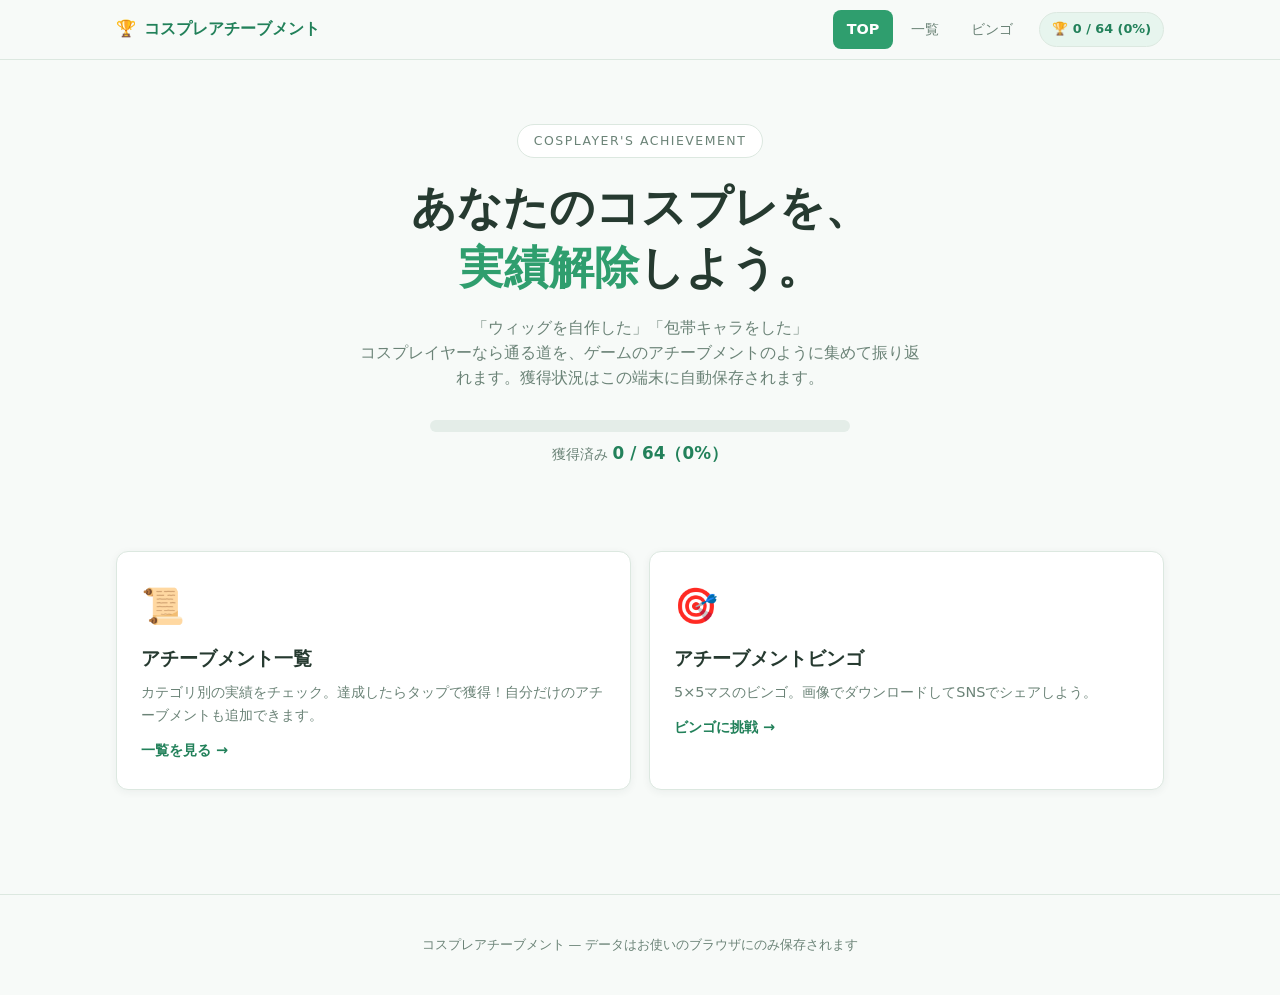
<file: index.html>
<!DOCTYPE html>
<html lang="ja">
<head>
<meta charset="UTF-8">
<meta name="viewport" content="width=device-width, initial-scale=1.0">
<title>コスプレアチーブメント | あなたのコスプレを実績解除</title>
<meta name="description" content="コスプレイヤーの経験をゲームの実績のように解除して記録するサイト">
<link rel="stylesheet" href="css/style.css">
</head>
<body>

<header class="site-header">
  <div class="inner">
    <a href="index.html" class="logo">🏆 <span class="mark">コスプレアチーブメント</span></a>
    <nav class="nav">
      <a href="index.html" class="active">TOP</a>
      <a href="achievements.html">一覧</a>
      <a href="bingo.html">ビンゴ</a>
    </nav>
    <span class="progress-badge" id="progressBadge"></span>
  </div>
</header>

<main class="container">
  <section class="hero">
    <span class="badge">COSPLAYER'S ACHIEVEMENT</span>
    <h1>あなたのコスプレを、<br><span class="grad">実績解除</span>しよう。</h1>
    <p class="lead">「ウィッグを自作した」「包帯キャラをした」</br>コスプレイヤーなら通る道を、ゲームのアチーブメントのように集めて振り返れます。獲得状況はこの端末に自動保存されます。</p>

    <div class="hero-progress">
      <div class="bar-wrap"><div class="bar" id="heroBar" style="width:0%"></div></div>
      <div class="label">獲得済み <strong id="heroCount">0 / 0</strong></div>
    </div>
  </section>

  <section class="menu-cards">
    <a href="achievements.html" class="menu-card">
      <div class="icon">📜</div>
      <h2>アチーブメント一覧</h2>
      <p>カテゴリ別の実績をチェック。達成したらタップで獲得！自分だけのアチーブメントも追加できます。</p>
      <span class="go">一覧を見る →</span>
    </a>
    <a href="bingo.html" class="menu-card">
      <div class="icon">🎯</div>
      <h2>アチーブメントビンゴ</h2>
      <p>5×5マスのビンゴ。画像でダウンロードしてSNSでシェアしよう。</p>
      <span class="go">ビンゴに挑戦 →</span>
    </a>
  </section>

  <section class="recent-unlocks" id="recentSection" hidden>
    <h3>🌟 最近獲得したアチーブメント</h3>
    <div class="recent-list" id="recentList"></div>
  </section>
</main>

<footer class="site-footer">コスプレアチーブメント — データはお使いのブラウザにのみ保存されます</footer>

<script src="js/achievements-data.js"></script>
<script src="js/app.js"></script>
<script>
  renderProgressBadge(document.getElementById("progressBadge"));

  const p = getProgress();
  document.getElementById("heroBar").style.width = p.pct + "%";
  document.getElementById("heroCount").textContent = `${p.done} / ${p.total}（${p.pct}%）`;

  // 最近の獲得（新しい順に5件）
  const map = getUnlockedMap();
  const recent = Object.entries(map)
    .sort((a, b) => b[1] - a[1])
    .slice(0, 5)
    .map(([id]) => findAchievement(id))
    .filter(Boolean);
  if (recent.length) {
    document.getElementById("recentSection").hidden = false;
    document.getElementById("recentList").innerHTML = recent
      .map(a => `<span class="recent-chip">${a.icon} ${a.title}</span>`)
      .join("");
  }
</script>
</body>
</html>
</file>
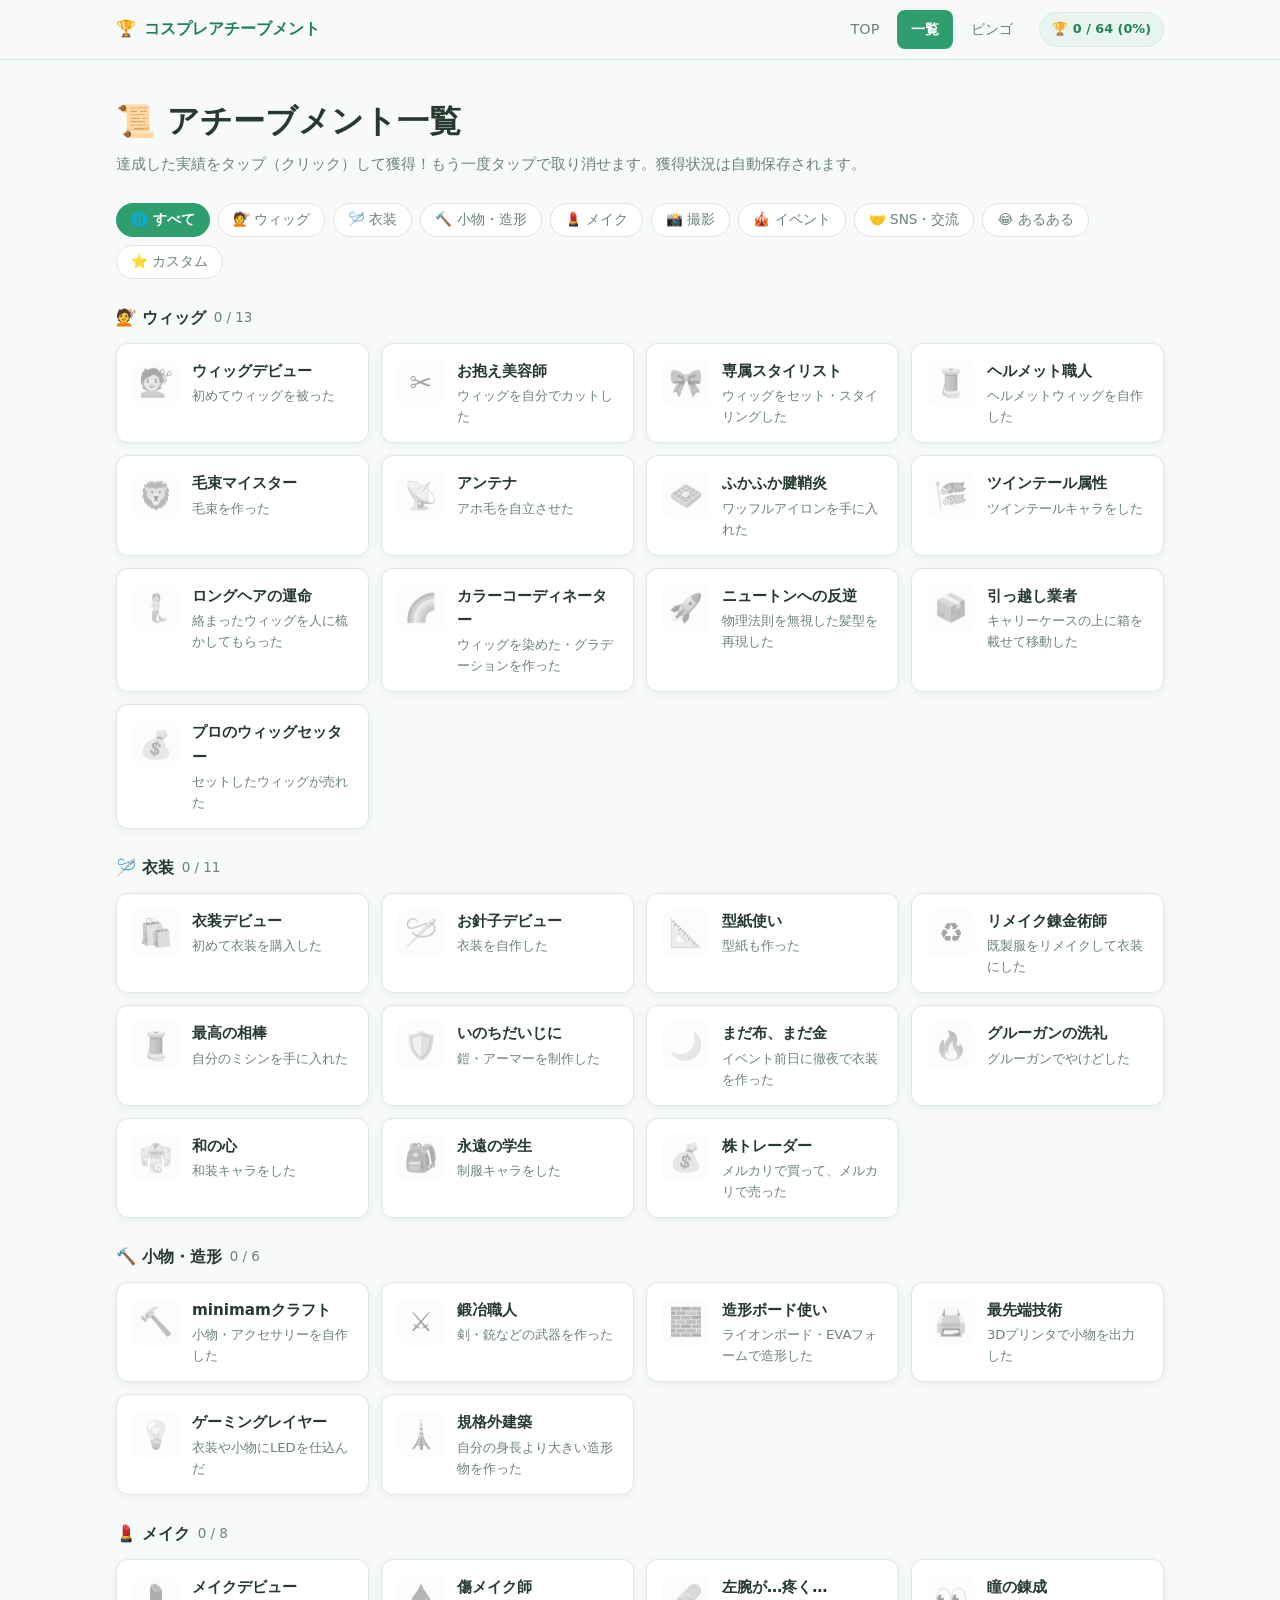
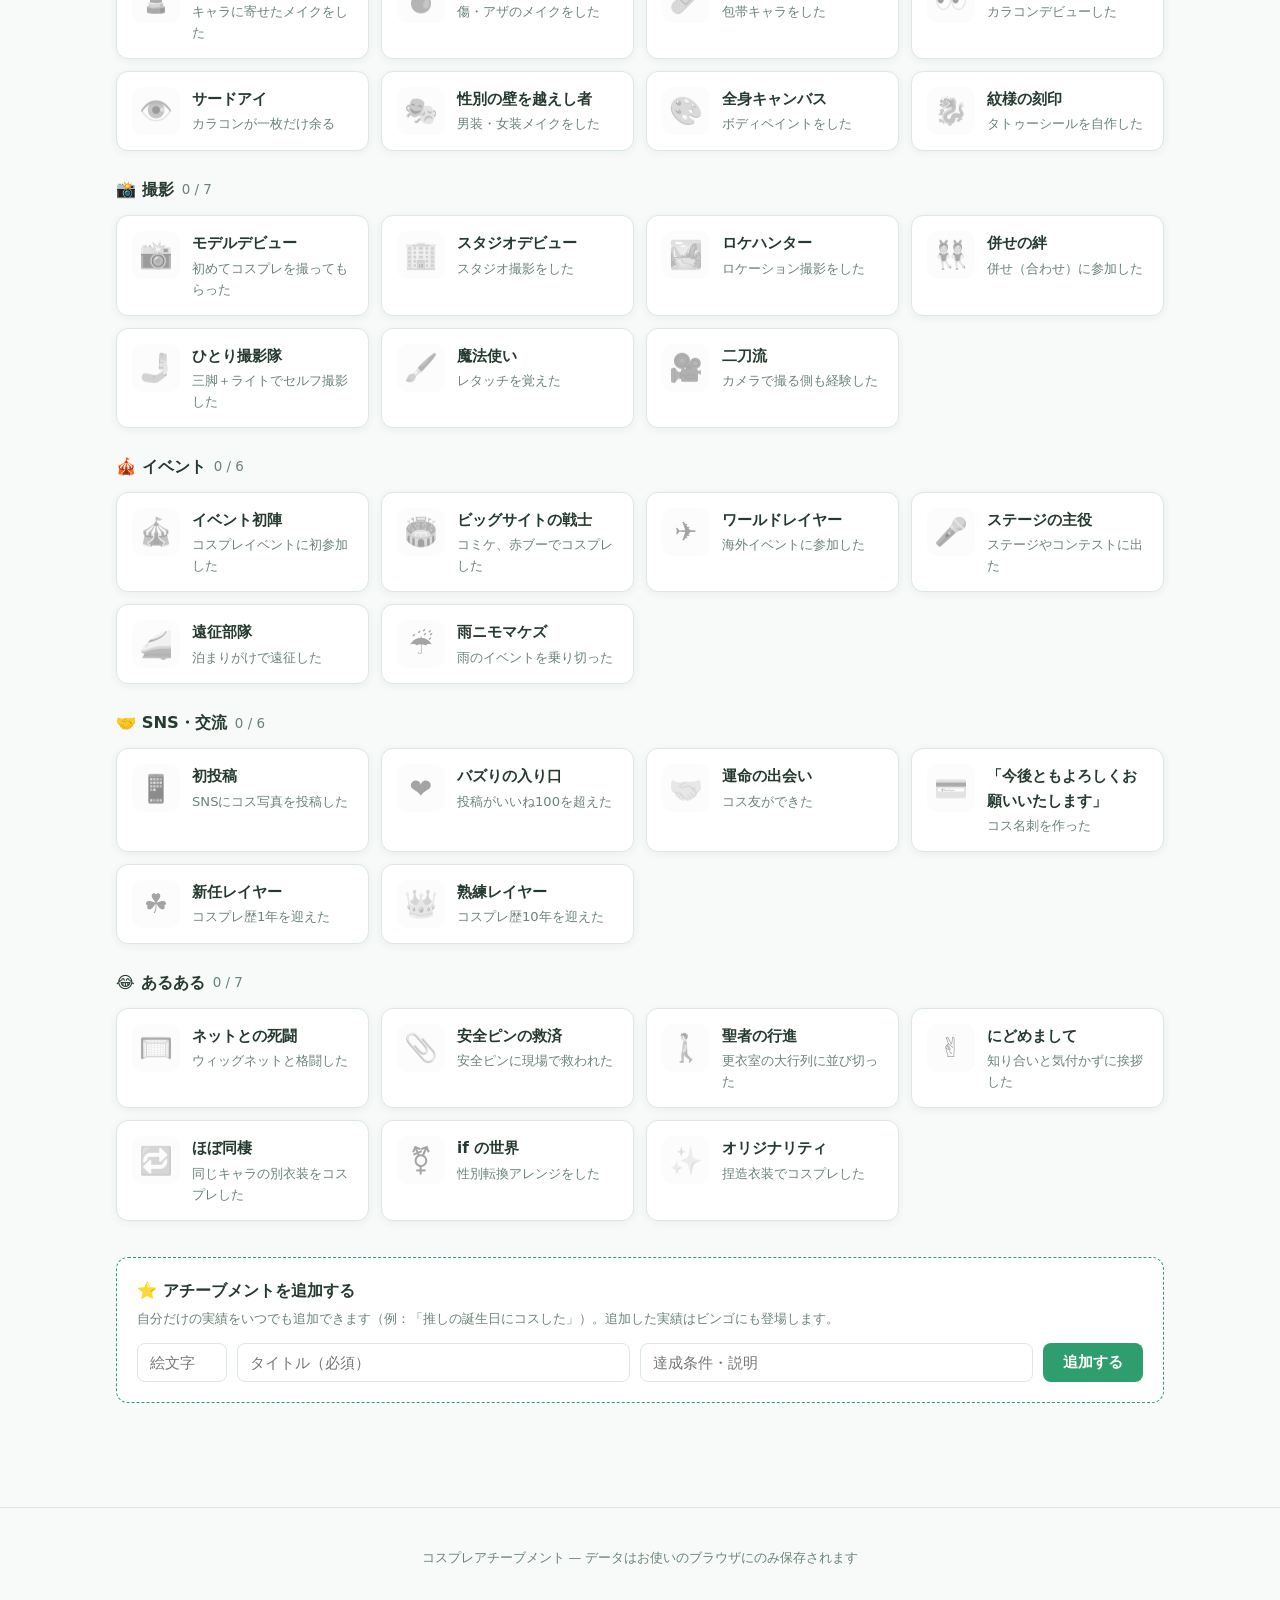
<file: achievements.html>
<!DOCTYPE html>
<html lang="ja">
<head>
<meta charset="UTF-8">
<meta name="viewport" content="width=device-width, initial-scale=1.0">
<title>アチーブメント一覧 | コスプレアチーブメント</title>
<link rel="stylesheet" href="css/style.css">
</head>
<body>

<header class="site-header">
  <div class="inner">
    <a href="index.html" class="logo">🏆 <span class="mark">コスプレアチーブメント</span></a>
    <nav class="nav">
      <a href="index.html">TOP</a>
      <a href="achievements.html" class="active">一覧</a>
      <a href="bingo.html">ビンゴ</a>
    </nav>
    <span class="progress-badge" id="progressBadge"></span>
  </div>
</header>

<main class="container">
  <div class="page-head">
    <h1>📜 アチーブメント一覧</h1>
    <p>達成した実績をタップ（クリック）して獲得！もう一度タップで取り消せます。獲得状況は自動保存されます。</p>
  </div>

  <div class="filters" id="filters"></div>

  <div id="achList"></div>

  <section class="add-box">
    <h3>⭐ アチーブメントを追加する</h3>
    <p class="hint">自分だけの実績をいつでも追加できます（例：「推しの誕生日にコスした」）。追加した実績はビンゴにも登場します。</p>
    <form class="add-form" id="addForm">
      <input type="text" class="f-icon" id="fIcon" placeholder="絵文字" maxlength="4">
      <input type="text" class="f-title" id="fTitle" placeholder="タイトル（必須）" maxlength="30" required>
      <input type="text" class="f-desc" id="fDesc" placeholder="達成条件・説明" maxlength="60">
      <button type="submit" class="btn">追加する</button>
    </form>
  </section>
</main>

<footer class="site-footer">コスプレアチーブメント — データはお使いのブラウザにのみ保存されます</footer>

<script src="js/achievements-data.js"></script>
<script src="js/app.js"></script>
<script>
  let currentFilter = "all";

  function fmtDate(ts) {
    const d = new Date(ts);
    return `${d.getFullYear()}/${d.getMonth() + 1}/${d.getDate()} 獲得`;
  }

  function renderFilters() {
    const cats = ["all", ...Object.keys(CATEGORIES)];
    document.getElementById("filters").innerHTML = cats.map(c => {
      const label = c === "all" ? "🌐 すべて" : `${CATEGORIES[c].icon} ${CATEGORIES[c].label}`;
      return `<button class="filter-btn ${c === currentFilter ? "active" : ""}" data-cat="${c}">${label}</button>`;
    }).join("");
    document.querySelectorAll(".filter-btn").forEach(b =>
      b.addEventListener("click", () => { currentFilter = b.dataset.cat; renderFilters(); renderList(); })
    );
  }

  function cardHTML(a, map) {
    const un = !!map[a.id];
    const del = a.cat === "custom"
      ? `<button class="del-btn" data-del="${a.id}" title="このカスタム実績を削除">削除</button>` : "";
    return `
      <div class="ach-card ${un ? "unlocked" : ""}" data-id="${a.id}" role="button" tabindex="0" aria-pressed="${un}">
        <span class="icon">${a.icon}</span>
        <span class="body">
          <span class="title" style="display:block">${a.title}</span>
          <span class="desc" style="display:block">${a.desc || ""}</span>
          <span class="date">${un ? fmtDate(map[a.id]) : ""}</span>
        </span>
        ${del}
      </div>`;
  }

  function renderList() {
    const map = getUnlockedMap();
    const all = getAllAchievements();
    const catsToShow = currentFilter === "all" ? Object.keys(CATEGORIES) : [currentFilter];
    let html = "";
    for (const cat of catsToShow) {
      const items = all.filter(a => a.cat === cat);
      if (!items.length) continue;
      const done = items.filter(a => map[a.id]).length;
      html += `
        <section class="cat-section">
          <h2 class="cat-title">${CATEGORIES[cat].icon} ${CATEGORIES[cat].label}
            <span class="count">${done} / ${items.length}</span></h2>
          <div class="ach-grid">${items.map(a => cardHTML(a, map)).join("")}</div>
        </section>`;
    }
    document.getElementById("achList").innerHTML = html;

    document.querySelectorAll(".ach-card").forEach(card => {
      const activate = (e) => {
        if (e.target.dataset && e.target.dataset.del) return; // 削除ボタンは別処理
        const id = card.dataset.id;
        const got = toggleUnlocked(id);
        const a = findAchievement(id);
        renderList();
        renderProgressBadge(document.getElementById("progressBadge"));
        if (got) {
          showToast(`🏆 アチーブメント獲得！「${a.title}」`);
          const el = document.querySelector(`.ach-card[data-id="${CSS.escape(id)}"]`);
          if (el) el.classList.add("just-unlocked");
        }
      };
      card.addEventListener("click", activate);
      card.addEventListener("keydown", (e) => {
        if (e.key === "Enter" || e.key === " ") { e.preventDefault(); activate(e); }
      });
    });

    document.querySelectorAll("[data-del]").forEach(btn => {
      btn.addEventListener("click", (e) => {
        e.stopPropagation();
        const a = findAchievement(btn.dataset.del);
        if (confirm(`「${a.title}」を削除しますか？`)) {
          removeCustomAchievement(btn.dataset.del);
          renderList();
          renderProgressBadge(document.getElementById("progressBadge"));
        }
      });
    });
  }

  document.getElementById("addForm").addEventListener("submit", (e) => {
    e.preventDefault();
    const title = document.getElementById("fTitle").value;
    if (!title.trim()) return;
    addCustomAchievement(title, document.getElementById("fDesc").value, document.getElementById("fIcon").value);
    e.target.reset();
    currentFilter = "custom";
    renderFilters();
    renderList();
    renderProgressBadge(document.getElementById("progressBadge"));
    showToast("⭐ アチーブメントを追加しました！");
  });

  renderFilters();
  renderList();
  renderProgressBadge(document.getElementById("progressBadge"));
</script>
</body>
</html>
</file>
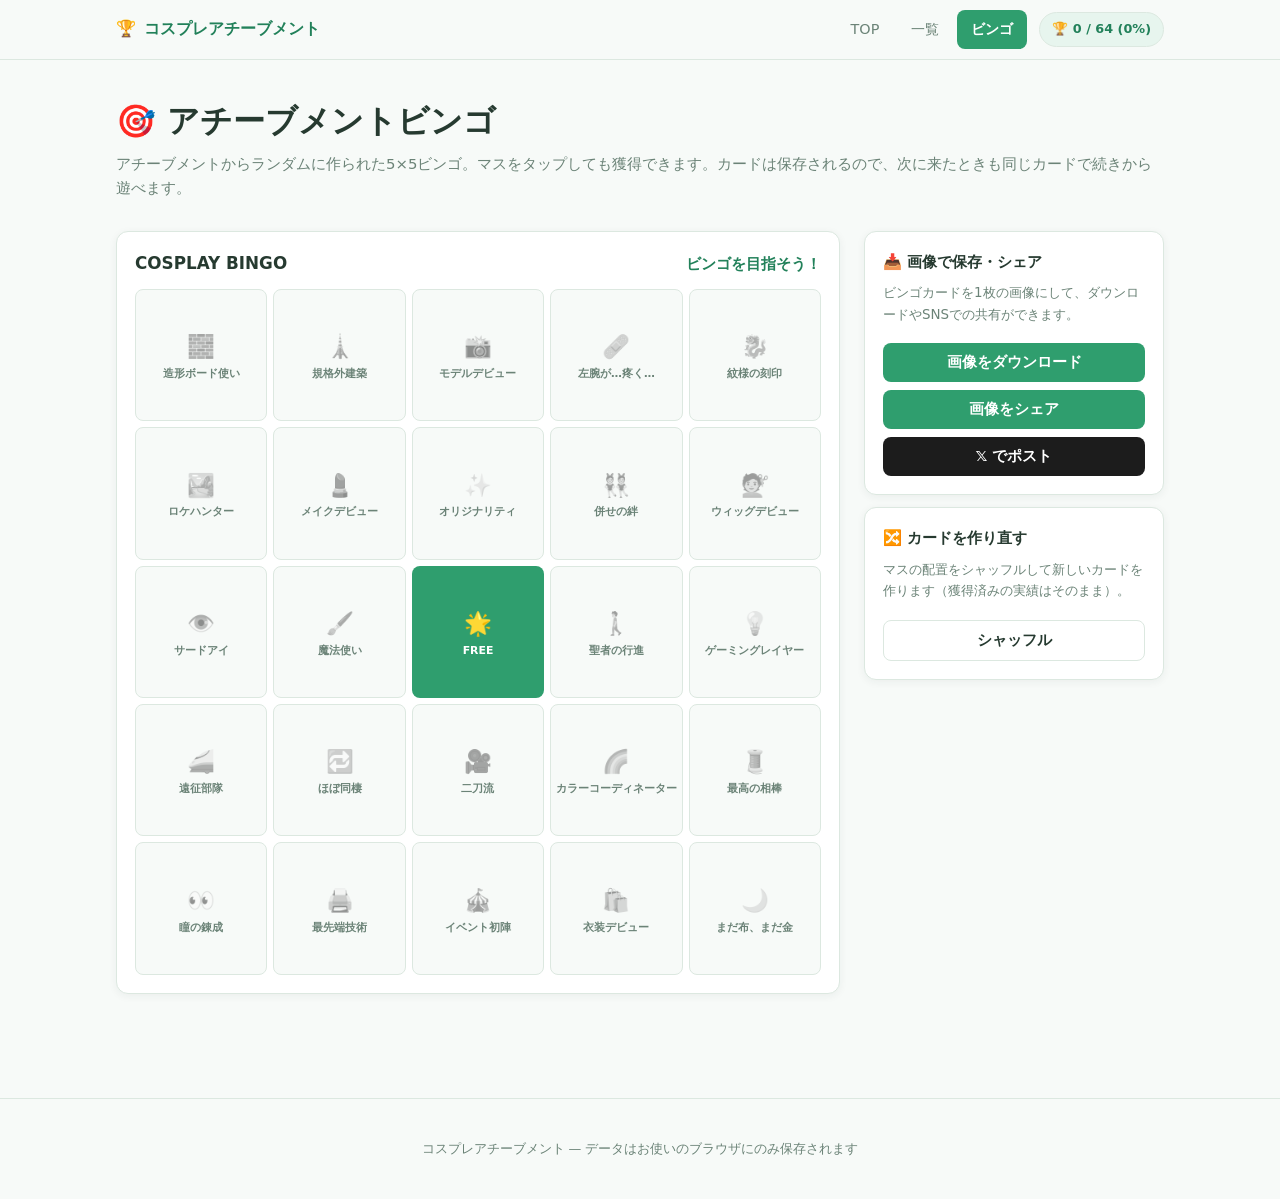
<file: bingo.html>
<!DOCTYPE html>
<html lang="ja">
<head>
<meta charset="UTF-8">
<meta name="viewport" content="width=device-width, initial-scale=1.0">
<title>アチーブメントビンゴ | コスプレアチーブメント</title>
<link rel="stylesheet" href="css/style.css">
</head>
<body>

<header class="site-header">
  <div class="inner">
    <a href="index.html" class="logo">🏆 <span class="mark">コスプレアチーブメント</span></a>
    <nav class="nav">
      <a href="index.html">TOP</a>
      <a href="achievements.html">一覧</a>
      <a href="bingo.html" class="active">ビンゴ</a>
    </nav>
    <span class="progress-badge" id="progressBadge"></span>
  </div>
</header>

<main class="container">
  <div class="page-head">
    <h1>🎯 アチーブメントビンゴ</h1>
    <p>アチーブメントからランダムに作られた5×5ビンゴ。マスをタップしても獲得できます。カードは保存されるので、次に来たときも同じカードで続きから遊べます。</p>
  </div>

  <div class="bingo-wrap">
    <div class="bingo-board-outer">
      <div class="bingo-title-row">
        <h2>COSPLAY BINGO</h2>
        <span class="bingo-lines" id="bingoLines"></span>
      </div>
      <div class="bingo-grid" id="bingoGrid"></div>
    </div>

    <aside class="bingo-side">
      <div class="panel">
        <h3>📥 画像で保存・シェア</h3>
        <p>ビンゴカードを1枚の画像にして、ダウンロードやSNSでの共有ができます。</p>
        <button class="btn" id="btnDownload">画像をダウンロード</button>
        <button class="btn" id="btnShare">画像をシェア</button>
        <button class="btn share-x" id="btnShareX">𝕏 でポスト</button>
      </div>
      <div class="panel">
        <h3>🔀 カードを作り直す</h3>
        <p>マスの配置をシャッフルして新しいカードを作ります（獲得済みの実績はそのまま）。</p>
        <button class="btn ghost" id="btnShuffle">シャッフル</button>
      </div>
    </aside>
  </div>
</main>

<footer class="site-footer">コスプレアチーブメント — データはお使いのブラウザにのみ保存されます</footer>

<script src="js/achievements-data.js"></script>
<script src="js/app.js"></script>
<script>
  let cardIds = generateBingoCard(false);

  function getCells() {
    // 25マス分の {ach, done} 配列（中央はFREE）
    const map = getUnlockedMap();
    const cells = [];
    let k = 0;
    for (let i = 0; i < 25; i++) {
      if (i === 12) { cells.push({ free: true, done: true }); continue; }
      const a = findAchievement(cardIds[k++]);
      cells.push({ ach: a, done: a ? !!map[a.id] : false });
    }
    return cells;
  }

  function renderBoard() {
    const cells = getCells();
    document.getElementById("bingoGrid").innerHTML = cells.map((c, i) => {
      if (c.free) return `<div class="bingo-cell free"><span class="c-icon">🌟</span><span class="c-title">FREE</span></div>`;
      if (!c.ach) return `<div class="bingo-cell"></div>`;
      return `
        <div class="bingo-cell ${c.done ? "done" : ""}" data-id="${c.ach.id}" role="button" tabindex="0" title="${c.ach.desc || c.ach.title}">
          <span class="c-icon">${c.ach.icon}</span>
          <span class="c-title">${c.ach.title}</span>
        </div>`;
    }).join("");

    const lines = countBingoLines(cells.map(c => c.done));
    document.getElementById("bingoLines").textContent =
      lines > 0 ? `🎉 ${lines} BINGO!` : "ビンゴを目指そう！";

    document.querySelectorAll(".bingo-cell[data-id]").forEach(cell => {
      const activate = () => {
        const got = toggleUnlocked(cell.dataset.id);
        const before = lines;
        renderBoard();
        renderProgressBadge(document.getElementById("progressBadge"));
        if (got) {
          const a = findAchievement(cell.dataset.id);
          const after = countBingoLines(getCells().map(c => c.done));
          showToast(after > before ? "🎉 BINGO達成！おめでとう！" : `🏆 獲得！「${a.title}」`);
        }
      };
      cell.addEventListener("click", activate);
      cell.addEventListener("keydown", (e) => {
        if (e.key === "Enter" || e.key === " ") { e.preventDefault(); activate(); }
      });
    });
  }

  document.getElementById("btnShuffle").addEventListener("click", () => {
    if (confirm("カードをシャッフルしますか？（獲得済みアチーブメントは消えません）")) {
      cardIds = generateBingoCard(true);
      renderBoard();
      showToast("🔀 新しいカードを作りました！");
    }
  });

  // ============ 画像生成（Canvas） ============
  // roundRect 非対応ブラウザ向けポリフィル
  if (!CanvasRenderingContext2D.prototype.roundRect) {
    CanvasRenderingContext2D.prototype.roundRect = function (x, y, w, h, r) {
      this.moveTo(x + r, y);
      this.arcTo(x + w, y, x + w, y + h, r);
      this.arcTo(x + w, y + h, x, y + h, r);
      this.arcTo(x, y + h, x, y, r);
      this.arcTo(x, y, x + w, y, r);
      this.closePath();
      return this;
    };
  }

  function wrapText(ctx, text, maxWidth, maxLines) {
    const lines = [];
    let line = "";
    for (const ch of text) {
      if (ctx.measureText(line + ch).width > maxWidth && line) {
        lines.push(line);
        line = ch;
        if (lines.length === maxLines) break;
      } else {
        line += ch;
      }
    }
    if (lines.length < maxLines && line) lines.push(line);
    else if (line && lines.length === maxLines) {
      lines[maxLines - 1] = lines[maxLines - 1].slice(0, -1) + "…";
    }
    return lines;
  }

  function drawBingoImage() {
    const cells = getCells();
    const lines = countBingoLines(cells.map(c => c.done));
    const W = 1080, PAD = 48, TITLE_H = 150, FOOT_H = 90;
    const gridW = W - PAD * 2;
    const cellGap = 10;
    const cellSize = (gridW - cellGap * 4) / 5;
    const H = TITLE_H + gridW + FOOT_H + PAD;

    const cv = document.createElement("canvas");
    cv.width = W; cv.height = H;
    const ctx = cv.getContext("2d");

    // 背景
    ctx.fillStyle = "#f7faf8";
    ctx.fillRect(0, 0, W, H);

    // タイトル
    ctx.textAlign = "center";
    ctx.textBaseline = "middle";
    ctx.fillStyle = "#22815a";
    ctx.font = "900 52px 'Hiragino Kaku Gothic ProN','Yu Gothic UI',Meiryo,sans-serif";
    ctx.fillText("コスプレアチーブメント ビンゴ", W / 2, 68);
    ctx.fillStyle = "#2f9e6e";
    ctx.font = "700 30px 'Hiragino Kaku Gothic ProN','Yu Gothic UI',Meiryo,sans-serif";
    ctx.fillText(lines > 0 ? `🎉 ${lines} BINGO ACHIEVED! 🎉` : "COSPLAYER'S BINGO CARD", W / 2, 118);

    // セル
    cells.forEach((c, i) => {
      const r = Math.floor(i / 5), col = i % 5;
      const x = PAD + col * (cellSize + cellGap);
      const y = TITLE_H + r * (cellSize + cellGap);

      ctx.beginPath();
      ctx.roundRect(x, y, cellSize, cellSize, 14);
      if (c.free) {
        ctx.fillStyle = "#2f9e6e";
      } else if (c.done) {
        ctx.fillStyle = "#e7f5ee";
      } else {
        ctx.fillStyle = "#ffffff";
      }
      ctx.fill();
      if (!c.free) {
        ctx.strokeStyle = c.done ? "#2f9e6e" : "#dce8e0";
        ctx.lineWidth = c.done ? 3 : 1.5;
        ctx.stroke();
      }

      const cx = x + cellSize / 2;
      if (c.free) {
        ctx.fillStyle = "#fff";
        ctx.font = "48px sans-serif";
        ctx.fillText("🌟", cx, y + cellSize / 2 - 18);
        ctx.font = "900 30px sans-serif";
        ctx.fillText("FREE", cx, y + cellSize / 2 + 32);
        return;
      }
      if (!c.ach) return;

      // アイコン（未獲得は薄く）
      ctx.globalAlpha = c.done ? 1 : 0.3;
      ctx.font = "44px sans-serif";
      ctx.fillStyle = "#263a30";
      ctx.fillText(c.ach.icon, cx, y + 44);
      ctx.globalAlpha = 1;

      // タイトル（折返し最大3行）
      ctx.fillStyle = c.done ? "#263a30" : "#a3b5aa";
      ctx.font = "700 21px 'Hiragino Kaku Gothic ProN','Yu Gothic UI',Meiryo,sans-serif";
      const tl = wrapText(ctx, c.ach.title, cellSize - 20, 3);
      tl.forEach((t, li) => ctx.fillText(t, cx, y + 84 + li * 26));

      // 達成チェック
      if (c.done) {
        ctx.fillStyle = "#2f9e6e";
        ctx.font = "900 26px sans-serif";
        ctx.fillText("✓", x + cellSize - 20, y + 22);
      }
    });

    // フッター
    const p = getProgress();
    ctx.fillStyle = "#6b8377";
    ctx.font = "24px 'Hiragino Kaku Gothic ProN','Yu Gothic UI',Meiryo,sans-serif";
    ctx.fillText(`獲得アチーブメント ${p.done} / ${p.total}　#コスプレアチーブメント`, W / 2, TITLE_H + gridW + 52);

    return cv;
  }

  function canvasToBlob(cv) {
    return new Promise(res => cv.toBlob(res, "image/png"));
  }

  document.getElementById("btnDownload").addEventListener("click", async () => {
    const blob = await canvasToBlob(drawBingoImage());
    const url = URL.createObjectURL(blob);
    const a = document.createElement("a");
    a.href = url;
    a.download = "cosplay-bingo.png";
    a.click();
    URL.revokeObjectURL(url);
    showToast("📥 画像をダウンロードしました！");
  });

  const SHARE_TEXT = "コスプレビンゴに挑戦中！ qtar0-3.github.io";

  document.getElementById("btnShare").addEventListener("click", async () => {
    const blob = await canvasToBlob(drawBingoImage());
    const file = new File([blob], "cosplay-bingo.png", { type: "image/png" });
    if (navigator.canShare && navigator.canShare({ files: [file] })) {
      try {
        await navigator.share({ files: [file], text: SHARE_TEXT });
      } catch (e) { /* キャンセル時は何もしない */ }
    } else {
      // 共有非対応環境はダウンロードにフォールバック
      const url = URL.createObjectURL(blob);
      const a = document.createElement("a");
      a.href = url; a.download = "cosplay-bingo.png"; a.click();
      URL.revokeObjectURL(url);
      showToast("この環境は直接共有に非対応のため、画像を保存しました。SNSに添付してシェアしてね！");
    }
  });

  document.getElementById("btnShareX").addEventListener("click", async () => {
    // 画像を保存してから X のポスト画面を開く（Web Intent は画像添付不可のため）
    const blob = await canvasToBlob(drawBingoImage());
    const url = URL.createObjectURL(blob);
    const a = document.createElement("a");
    a.href = url; a.download = "cosplay-bingo.png"; a.click();
    URL.revokeObjectURL(url);
    window.open("https://twitter.com/intent/tweet?text=" + encodeURIComponent(SHARE_TEXT), "_blank");
    showToast("画像を保存しました！ポスト画面に添付してね📎");
  });

  renderBoard();
  renderProgressBadge(document.getElementById("progressBadge"));
</script>
</body>
</html>
</file>
<file: css/style.css>
/* ============================================
   コスプレアチーブメント 共通スタイル
   シンプル・緑基調 / レスポンシブ（PC・タブレット・スマホ）
   ============================================ */
:root {
  --bg: #f7faf8;
  --bg-card: #ffffff;
  --border: #dce8e0;
  --text: #263a30;
  --text-dim: #6b8377;
  --green: #2f9e6e;
  --green-dark: #22815a;
  --green-light: #e7f5ee;
  --radius: 12px;
  --shadow: 0 2px 8px rgba(38, 58, 48, .06);
}

* { margin: 0; padding: 0; box-sizing: border-box; }
html { -webkit-text-size-adjust: 100%; }
body {
  font-family: "Hiragino Kaku Gothic ProN", "Yu Gothic UI", "Meiryo", system-ui, sans-serif;
  background: var(--bg);
  color: var(--text);
  min-height: 100vh;
  line-height: 1.6;
}
a { color: inherit; text-decoration: none; }
button { font-family: inherit; cursor: pointer; }

.container { max-width: 1080px; margin: 0 auto; padding: 0 16px 64px; }

/* ---------- ヘッダー ---------- */
.site-header {
  position: sticky; top: 0; z-index: 50;
  background: rgba(247, 250, 248, .92);
  backdrop-filter: blur(8px);
  border-bottom: 1px solid var(--border);
}
.site-header .inner {
  max-width: 1080px; margin: 0 auto; padding: 10px 16px;
  display: flex; align-items: center; gap: 12px; flex-wrap: wrap;
}
.logo { font-weight: 800; font-size: 1.02rem; display: flex; align-items: center; gap: 8px; }
.logo .mark { color: var(--green-dark); }
.nav { display: flex; gap: 4px; margin-left: auto; flex-wrap: wrap; }
.nav a {
  padding: 8px 14px; border-radius: 8px; font-size: .9rem; color: var(--text-dim);
  transition: .2s;
}
.nav a:hover { color: var(--green-dark); background: var(--green-light); }
.nav a.active { color: #fff; background: var(--green); font-weight: 700; }
.progress-badge {
  font-size: .8rem; padding: 6px 12px; border-radius: 999px;
  background: var(--green-light); border: 1px solid var(--border); color: var(--green-dark);
  white-space: nowrap; font-weight: 700;
}

/* ---------- ヒーロー（TOP） ---------- */
.hero { text-align: center; padding: 64px 16px 44px; }
.hero .badge {
  display: inline-block; font-size: .78rem; letter-spacing: .12em;
  padding: 6px 16px; border-radius: 999px; border: 1px solid var(--border);
  color: var(--text-dim); margin-bottom: 20px; background: #fff;
}
.hero h1 { font-size: clamp(1.7rem, 5vw, 2.8rem); font-weight: 900; line-height: 1.35; }
.hero h1 .grad { color: var(--green); }
.hero p.lead { color: var(--text-dim); margin: 16px auto 0; max-width: 560px; font-size: .98rem; }

.hero-progress { max-width: 420px; margin: 30px auto 0; }
.hero-progress .bar-wrap {
  height: 12px; border-radius: 999px; background: #e4ede8;
  overflow: hidden;
}
.hero-progress .bar { height: 100%; background: var(--green); border-radius: 999px; transition: width .6s ease; }
.hero-progress .label { margin-top: 8px; font-size: .9rem; color: var(--text-dim); }
.hero-progress .label strong { color: var(--green-dark); font-size: 1.05rem; }

/* ---------- TOPカード ---------- */
.menu-cards {
  display: grid; grid-template-columns: repeat(2, 1fr); gap: 18px; margin-top: 40px;
}
.menu-card {
  display: block; background: var(--bg-card); border: 1px solid var(--border);
  border-radius: var(--radius); padding: 26px 24px; box-shadow: var(--shadow);
  transition: transform .2s, border-color .2s;
}
.menu-card:hover { transform: translateY(-3px); border-color: var(--green); }
.menu-card .icon { font-size: 2.2rem; }
.menu-card h2 { margin: 10px 0 6px; font-size: 1.2rem; }
.menu-card p { color: var(--text-dim); font-size: .9rem; }
.menu-card .go { display: inline-block; margin-top: 12px; color: var(--green-dark); font-weight: 700; font-size: .9rem; }

.recent-unlocks { margin-top: 52px; }
.recent-unlocks h3 { font-size: 1rem; color: var(--text-dim); margin-bottom: 12px; }
.recent-list { display: flex; gap: 10px; flex-wrap: wrap; }
.recent-chip {
  display: flex; align-items: center; gap: 8px; padding: 8px 14px;
  background: var(--green-light); border: 1px solid var(--green); border-radius: 999px;
  font-size: .86rem; color: var(--green-dark); font-weight: 700;
}

/* ---------- ページタイトル ---------- */
.page-head { padding: 36px 0 8px; }
.page-head h1 { font-size: clamp(1.4rem, 4vw, 2rem); font-weight: 900; }
.page-head p { color: var(--text-dim); margin-top: 6px; font-size: .93rem; }

/* ---------- フィルタ ---------- */
.filters { display: flex; gap: 8px; flex-wrap: wrap; margin: 18px 0 8px; }
.filter-btn {
  padding: 7px 14px; border-radius: 999px; border: 1px solid var(--border);
  background: #fff; color: var(--text-dim); font-size: .85rem; transition: .2s;
}
.filter-btn:hover { color: var(--green-dark); border-color: var(--green); }
.filter-btn.active { background: var(--green); color: #fff; border-color: var(--green); font-weight: 700; }

/* ---------- アチーブメントグリッド ---------- */
.cat-section { margin-top: 26px; }
.cat-title { font-size: 1.02rem; margin-bottom: 12px; display: flex; align-items: center; gap: 8px; }
.cat-title .count { color: var(--text-dim); font-size: .84rem; font-weight: 400; }

.ach-grid {
  display: grid; gap: 12px;
  grid-template-columns: repeat(auto-fill, minmax(220px, 1fr));
}
.ach-card {
  position: relative; text-align: left; width: 100%; cursor: pointer; user-select: none;
  background: var(--bg-card); border: 1px solid var(--border); border-radius: var(--radius);
  padding: 15px; color: var(--text); transition: transform .15s, border-color .2s;
  display: flex; gap: 12px; align-items: flex-start; box-shadow: var(--shadow);
}
.ach-card:hover { transform: translateY(-2px); border-color: var(--green); }
.ach-card .icon {
  font-size: 1.7rem; width: 48px; height: 48px; flex: none;
  display: flex; align-items: center; justify-content: center;
  background: var(--bg); border-radius: 10px;
  filter: grayscale(1) opacity(.45); transition: .3s;
}
.ach-card .title { font-weight: 800; font-size: .95rem; }
.ach-card .desc { color: var(--text-dim); font-size: .82rem; margin-top: 2px; }
.ach-card .date { color: var(--green-dark); font-size: .74rem; margin-top: 5px; display: none; font-weight: 700; }

.ach-card.unlocked { border-color: var(--green); background: var(--green-light); }
.ach-card.unlocked .icon { filter: none; background: #fff; }
.ach-card.unlocked .date { display: block; }
.ach-card.unlocked::after {
  content: "✓"; position: absolute; top: 10px; right: 12px;
  color: var(--green); font-weight: 900;
}
.ach-card.just-unlocked { animation: pop .5s ease; }
@keyframes pop {
  0% { transform: scale(1); }
  40% { transform: scale(1.05); }
  100% { transform: scale(1); }
}
.ach-card .del-btn {
  position: absolute; bottom: 8px; right: 10px;
  background: none; border: none; color: var(--text-dim); font-size: .74rem;
}
.ach-card .del-btn:hover { color: #c0392b; }

/* ---------- 追加フォーム ---------- */
.add-box {
  margin-top: 36px; background: var(--bg-card); border: 1px dashed var(--green);
  border-radius: var(--radius); padding: 20px;
}
.add-box h3 { font-size: 1.02rem; margin-bottom: 4px; }
.add-box p.hint { color: var(--text-dim); font-size: .84rem; margin-bottom: 14px; }
.add-form { display: grid; gap: 10px; grid-template-columns: 90px 1fr 1fr auto; }
.add-form input {
  background: #fff; border: 1px solid var(--border); color: var(--text);
  border-radius: 8px; padding: 10px 12px; font-size: .92rem; font-family: inherit;
}
.add-form input:focus { outline: none; border-color: var(--green); }
.btn {
  border: none; border-radius: 8px; padding: 10px 20px; font-weight: 700; font-size: .92rem;
  background: var(--green); color: #fff; transition: background .2s;
}
.btn:hover { background: var(--green-dark); }
.btn.ghost { background: #fff; border: 1px solid var(--border); color: var(--text); }
.btn.ghost:hover { border-color: var(--green); color: var(--green-dark); background: #fff; }

/* ---------- ビンゴ ---------- */
.bingo-wrap { display: grid; gap: 24px; grid-template-columns: 1fr 300px; margin-top: 22px; align-items: start; }
.bingo-board-outer {
  background: var(--bg-card); border: 1px solid var(--border); border-radius: var(--radius);
  padding: 18px; box-shadow: var(--shadow);
}
.bingo-title-row { display: flex; justify-content: space-between; align-items: baseline; margin-bottom: 12px; flex-wrap: wrap; gap: 6px; }
.bingo-title-row h2 { font-size: 1.05rem; }
.bingo-lines { color: var(--green-dark); font-weight: 800; font-size: .95rem; }

.bingo-grid { display: grid; grid-template-columns: repeat(5, 1fr); gap: 6px; }
.bingo-cell {
  aspect-ratio: 1; border-radius: 8px; border: 1px solid var(--border);
  background: var(--bg); padding: 4px; display: flex; flex-direction: column;
  align-items: center; justify-content: center; text-align: center; gap: 2px;
  color: var(--text-dim); transition: .2s; overflow: hidden;
}
.bingo-cell .c-icon { font-size: clamp(1rem, 3.4vw, 1.4rem); filter: grayscale(1) opacity(.5); }
.bingo-cell .c-title { font-size: clamp(.5rem, 1.7vw, .68rem); line-height: 1.25; font-weight: 700; word-break: break-word; }
.bingo-cell.done { background: var(--green-light); border-color: var(--green); color: var(--text); }
.bingo-cell.done .c-icon { filter: none; }
.bingo-cell.free { background: var(--green); color: #fff; border: none; font-weight: 900; }
.bingo-cell.free .c-icon { filter: none; }
.bingo-cell:not(.free) { cursor: pointer; }
.bingo-cell:not(.free):hover { border-color: var(--green); }

.bingo-side { display: flex; flex-direction: column; gap: 12px; }
.bingo-side .panel {
  background: var(--bg-card); border: 1px solid var(--border); border-radius: var(--radius); padding: 18px;
  box-shadow: var(--shadow);
}
.bingo-side h3 { font-size: .96rem; margin-bottom: 8px; }
.bingo-side .panel p { color: var(--text-dim); font-size: .84rem; margin-bottom: 10px; }
.bingo-side .btn { width: 100%; margin-top: 8px; }
.share-x { background: #1c1c1c; }
.share-x:hover { background: #000; }

/* ---------- トースト ---------- */
.toast {
  position: fixed; left: 50%; bottom: 28px; transform: translateX(-50%) translateY(20px);
  background: var(--green-dark); color: #fff; font-weight: 700; font-size: .92rem;
  padding: 12px 22px; border-radius: 999px; box-shadow: 0 4px 16px rgba(38,58,48,.25);
  opacity: 0; pointer-events: none; transition: .3s; z-index: 100; max-width: 90vw; text-align: center;
}
.toast.show { opacity: 1; transform: translateX(-50%) translateY(0); }

/* ---------- フッター ---------- */
.site-footer { text-align: center; color: var(--text-dim); font-size: .8rem; padding: 40px 16px; border-top: 1px solid var(--border); margin-top: 40px; }

/* ---------- レスポンシブ ---------- */
@media (max-width: 900px) {
  .bingo-wrap { grid-template-columns: 1fr; }
  .add-form { grid-template-columns: 90px 1fr; }
  .add-form input.f-desc { grid-column: 1 / -1; }
  .add-form .btn { grid-column: 1 / -1; }
}
@media (max-width: 600px) {
  .menu-cards { grid-template-columns: 1fr; }
  .hero { padding: 44px 12px 28px; }
  .ach-grid { grid-template-columns: 1fr; }
  .nav a { padding: 7px 10px; font-size: .82rem; }
  .progress-badge { display: none; }
}
</file>
